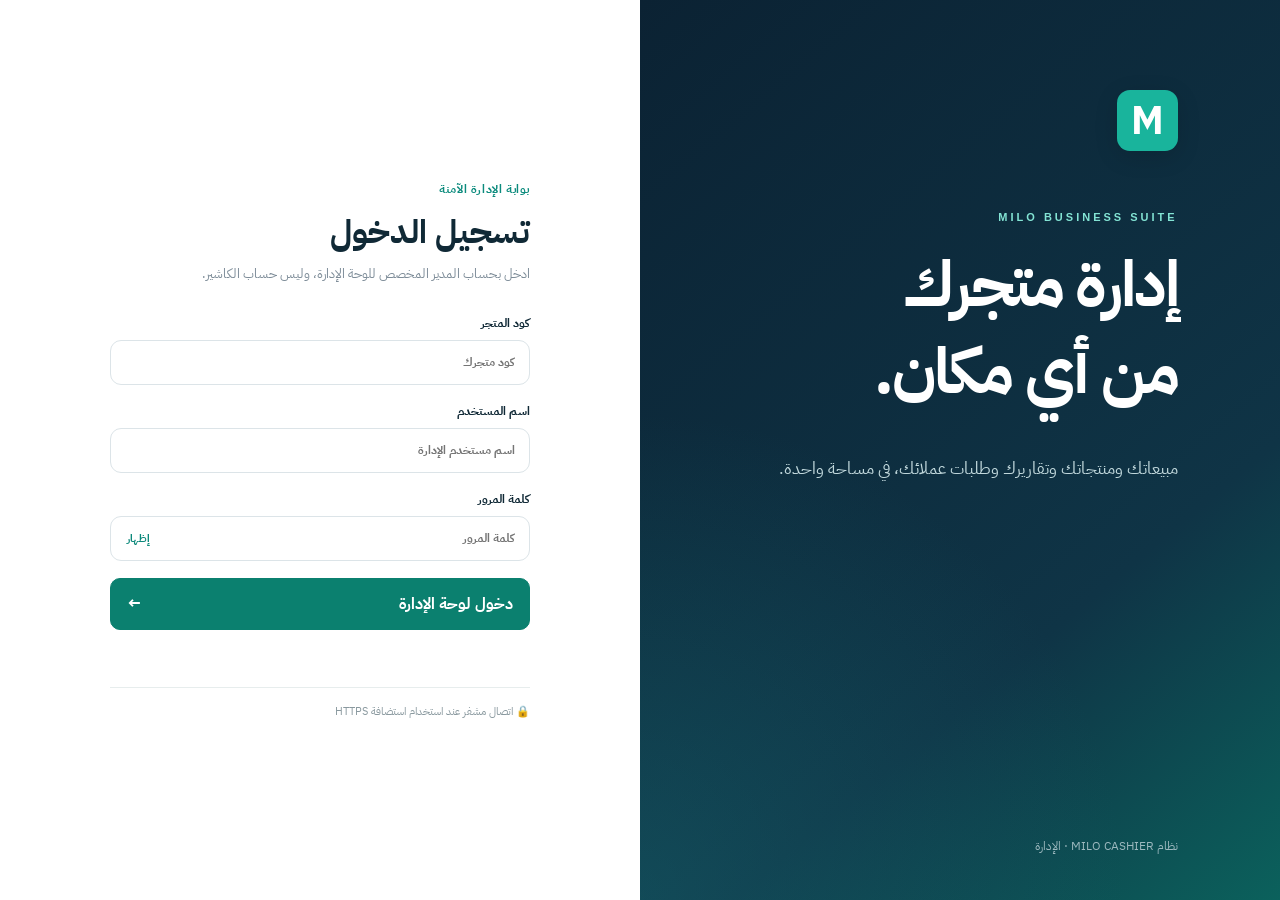
<file: admin.html>
<!doctype html><html lang="ar" dir="rtl"><head><meta charset="utf-8"><meta name="viewport" content="width=device-width,initial-scale=1,viewport-fit=cover"><meta name="theme-color" content="#0a2334"><meta name="description" content="لوحة إدارة MILO CASHIER للمتجر"><title>MILO | الإدارة</title><link rel="icon" href="icons/milo-v17-192.png"><link rel="stylesheet" href="admin.css?v=1"></head><body>
<section id="login" class="auth-screen"><div class="auth-visual"><div class="brand-symbol">M</div><div class="intro-kicker">MILO BUSINESS SUITE</div><h1>إدارة متجرك<br>من أي مكان.</h1><p>مبيعاتك ومنتجاتك وتقاريرك وطلبات عملائك، في مساحة واحدة.</p><div class="auth-foot">نظام MILO CASHIER · الإدارة</div></div><div class="auth-pane"><div class="login-card"><div class="mark">M</div><div class="eyebrow">بوابة الإدارة الآمنة</div><h2>تسجيل الدخول</h2><p>ادخل بحساب المدير المخصص للوحة الإدارة، وليس حساب الكاشير.</p><form id="loginForm"><label>كود المتجر<input id="store" name="store" required autocomplete="organization" placeholder="كود متجرك" spellcheck="false"></label><label>اسم المستخدم<input id="username" name="username" required autocomplete="username" placeholder="اسم مستخدم الإدارة" spellcheck="false"></label><label>كلمة المرور<div class="password-field"><input id="password" type="password" name="password" required autocomplete="current-password" placeholder="كلمة المرور"><button type="button" id="showPassword" aria-label="إظهار كلمة المرور">إظهار</button></div></label><button type="submit" class="primary full" id="loginBtn">دخول لوحة الإدارة <span>←</span></button><div id="authError" class="form-error" role="alert"></div></form><div class="secure-note">🔒 اتصال مشفر عند استخدام استضافة HTTPS</div></div></div></section>
<section id="app" class="app hide"><aside class="side"><div class="side-brand"><div class="brand-symbol">M</div><div><strong>MILO</strong><small>ADMINISTRATION</small></div></div><div class="store-tile"><small>المتجر الحالي</small><strong id="storeName">متجر MILO</strong><span id="adminUser">حساب الإدارة</span></div><nav id="nav" aria-label="أقسام لوحة الإدارة"></nav><div class="side-bottom"><div class="live-dot">لوحة إدارة متصلة</div><button id="logout" class="nav-logout">تسجيل الخروج</button></div></aside><div id="shade" class="shade hide"></div><div class="main"><header class="topbar"><div class="top-right"><button id="menu" class="menu" aria-label="القائمة">☰</button><div><div class="crumb">MILO CASHIER / <span id="crumb">الرئيسية</span></div><h1 id="pageTitle">نظرة عامة</h1></div></div><div class="top-actions"><span id="serverStatus" class="online">متصل</span><button id="refresh" class="iconbtn" title="تحديث البيانات">↻</button><div class="avatar">M</div></div></header><main class="content"><div id="msg" class="global-msg hide" role="status"></div><div id="page"></div></main><footer>© MILO CASHIER · لوحة الإدارة · جميع العمليات حسب صلاحيات حساب المدير</footer></div></section>
<div id="modal" class="modal hide" role="dialog" aria-modal="true" aria-labelledby="modalTitle"><div class="modal-backdrop" data-close="1"></div><div class="modal-card"><div class="modal-header"><div><small>MILO MANAGEMENT</small><h2 id="modalTitle">إضافة</h2></div><button id="closeModal" type="button" aria-label="إغلاق">✕</button></div><div id="modalBody" class="modal-body"></div></div></div>
<script src="admin.js?v=1" defer></script></body></html>
</file>
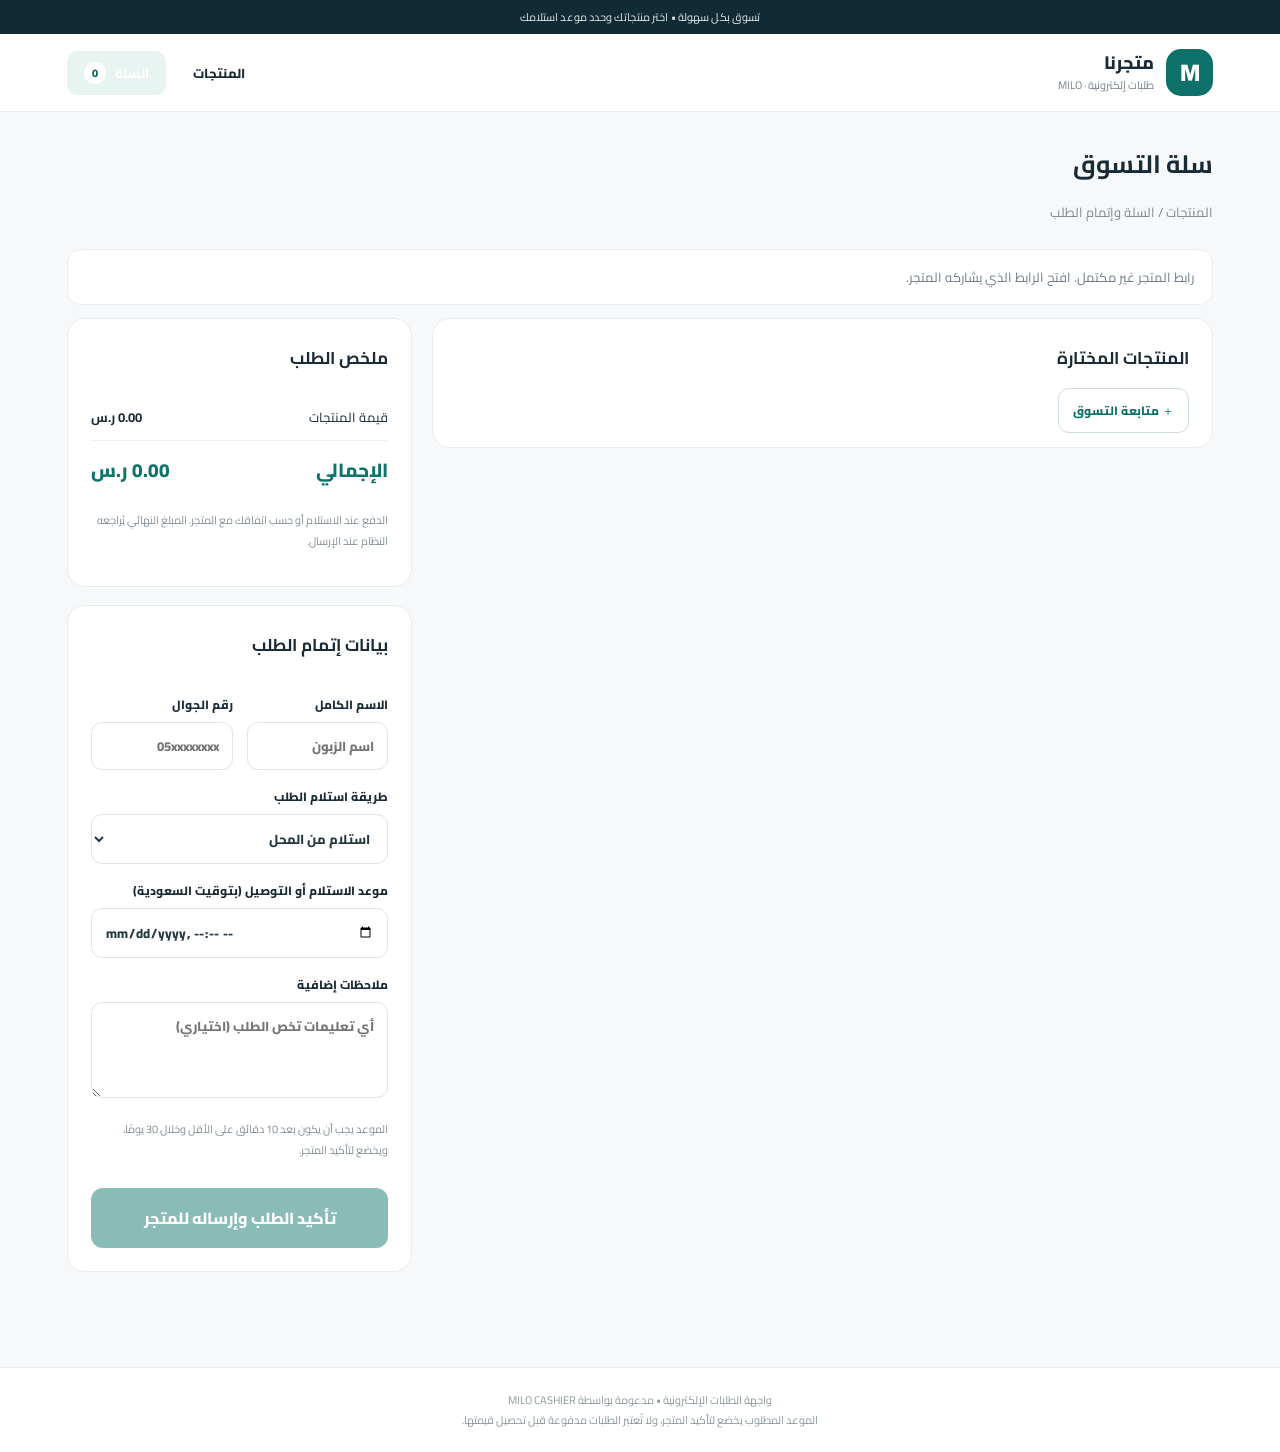
<file: customer-cart.html>
<!doctype html><html lang="ar" dir="rtl"><head><meta charset="utf-8"><meta name="viewport" content="width=device-width,initial-scale=1,viewport-fit=cover"><meta name="theme-color" content="#0b756b"><meta name="description" content="تصفح منتجات المتجر واطلب بسهولة من جوالك"><link rel="stylesheet" href="customer-shop.css?v=2"><title>السلة وإتمام الطلب | MILO</title></head><body data-page="cart"><div class="topline">تسوق بكل سهولة • اختر منتجاتك وحدد موعد استلامك</div><header class="head"><div class="headinner"><a class="brand" data-shoplink href="customer-order.html"><span class="brandmark">M</span><span><div class="brandtitle" data-store>متجرنا</div><div class="brandsub">طلبات إلكترونية · MILO</div></span></a><nav class="nav"><a data-shoplink href="customer-order.html" class="">المنتجات</a><a data-cartlink href="customer-cart.html" class="basket active">السلة <span class="count" data-count>0</span></a></nav></div></header><main class="wrap"><div class="pageheading"><h1>سلة التسوق</h1><p><a data-shoplink href="customer-order.html">المنتجات</a> / السلة وإتمام الطلب</p></div><p id="loading" class="notice" role="status">جارٍ تحميل تفاصيل سلتك...</p><div class="cartlayout"><div><section class="panel"><h2>المنتجات المختارة</h2><div id="cartRows"></div><a class="outline" data-shoplink href="customer-order.html">＋ متابعة التسوق</a></section><section id="confirmation" class="success hidden"><h2>✓ تم إرسال طلبك بنجاح</h2><p>رقم الطلب: <strong id="orderNumber"></strong></p><p>الموعد المطلوب: <strong id="orderTime"></strong></p><p>الحالة: <span id="orderStatus" class="statuspill"></span></p><p class="helper">احتفظ برقم الطلب، والموعد يخضع لتأكيد المتجر.</p><button type="button" class="outline" id="check" disabled>تحديث حالة الطلب</button></section></div><div><section class="panel"><h2>ملخص الطلب</h2><div class="summaryline"><span>قيمة المنتجات</span><strong id="subtotal">0.00 ر.س</strong></div><div class="summaryline total"><span>الإجمالي</span><span id="grandTotal">0.00 ر.س</span></div><p class="helper">الدفع عند الاستلام أو حسب اتفاقك مع المتجر. المبلغ النهائي يُراجعه النظام عند الإرسال.</p></section><section class="panel track"><h2>بيانات إتمام الطلب</h2><form id="orderForm"><div class="formgrid"><label class="formlabel">الاسم الكامل<input class="field" name="customerName" maxlength="100" minlength="2" required autocomplete="name" placeholder="اسم الزبون"></label><label class="formlabel">رقم الجوال<input class="field" name="customerPhone" required inputmode="tel" pattern="[+0-9 ]{8,16}" autocomplete="tel" placeholder="05xxxxxxxx"></label><label class="formlabel full">طريقة استلام الطلب<select class="field" name="fulfillment" id="fulfillment"><option>استلام من المحل</option><option>توصيل</option></select></label><label class="formlabel full hidden" id="addressBlock">عنوان التوصيل<input class="field" name="address" id="addressInput" maxlength="250" placeholder="المدينة، الحي، الشارع"></label><label class="formlabel full">موعد الاستلام أو التوصيل (بتوقيت السعودية)<input class="field" name="requestedTime" id="requestedTime" type="datetime-local" step="300" required></label><label class="formlabel full">ملاحظات إضافية<textarea class="field" name="notes" rows="3" maxlength="500" placeholder="أي تعليمات تخص الطلب (اختياري)"></textarea></label></div><p class="helper">الموعد يجب أن يكون بعد 10 دقائق على الأقل وخلال 30 يومًا، ويخضع لتأكيد المتجر.</p><button class="primary" id="checkout" type="submit" disabled>تأكيد الطلب وإرساله للمتجر</button><div id="message" role="status" aria-live="polite"></div></form></section></div></div></main><footer class="footer">واجهة الطلبات الإلكترونية • مدعومة بواسطة MILO CASHIER<br>الموعد المطلوب يخضع لتأكيد المتجر، ولا تُعتبر الطلبات مدفوعة قبل تحصيل قيمتها.</footer><script src="customer-shop.js?v=2" defer></script></body></html>
</file>
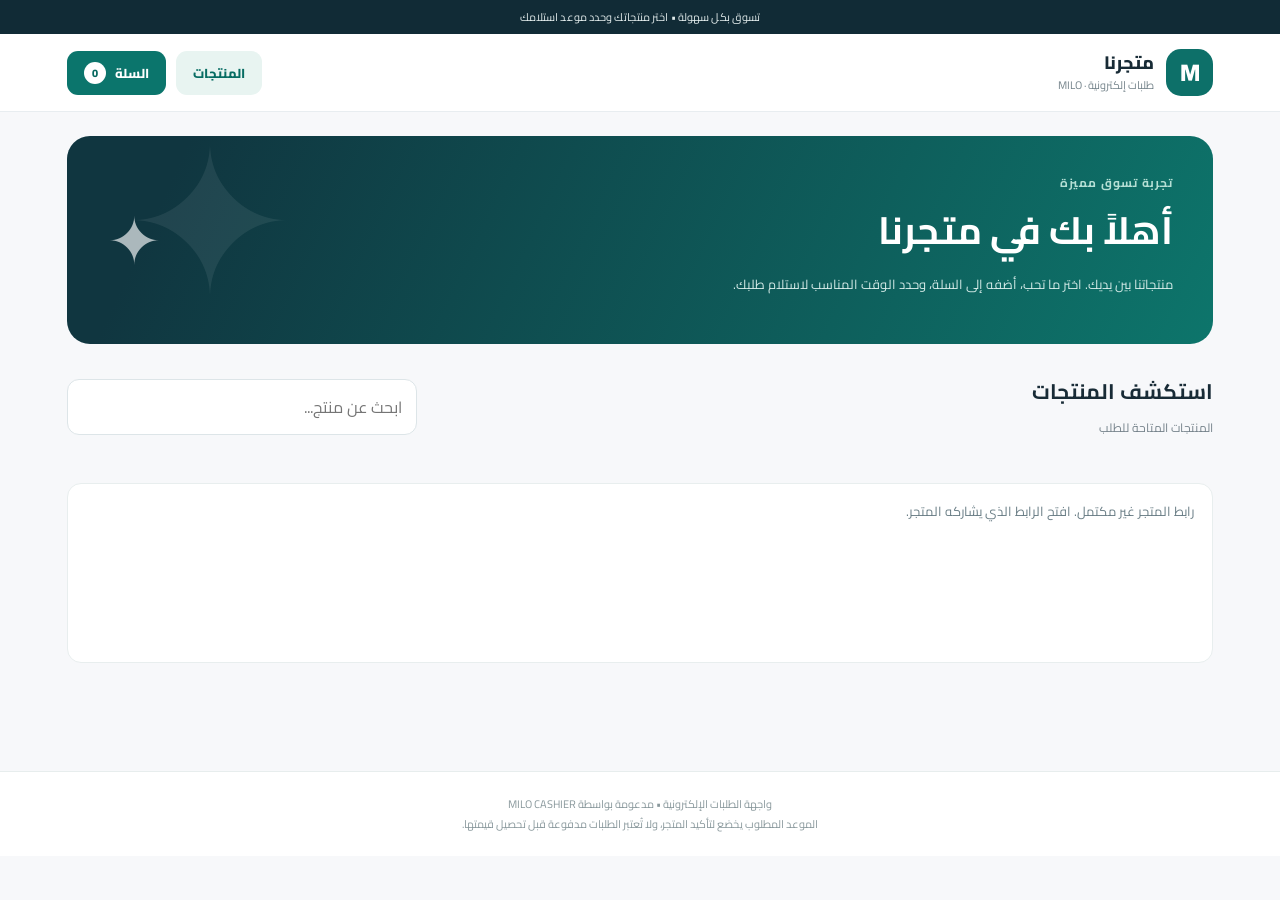
<file: customer-order.html>
<!doctype html><html lang="ar" dir="rtl"><head><meta charset="utf-8"><meta name="viewport" content="width=device-width,initial-scale=1,viewport-fit=cover"><meta name="theme-color" content="#0b756b"><meta name="description" content="تصفح منتجات المتجر واطلب بسهولة من جوالك"><link rel="stylesheet" href="customer-shop.css?v=2"><title>المنتجات | MILO</title></head><body data-page="shop"><div class="topline">تسوق بكل سهولة • اختر منتجاتك وحدد موعد استلامك</div><header class="head"><div class="headinner"><a class="brand" data-shoplink href="customer-order.html"><span class="brandmark">M</span><span><div class="brandtitle" data-store>متجرنا</div><div class="brandsub">طلبات إلكترونية · MILO</div></span></a><nav class="nav"><a data-shoplink href="customer-order.html" class="active">المنتجات</a><a data-cartlink href="customer-cart.html" class="basket ">السلة <span class="count" data-count>0</span></a></nav></div></header><main class="wrap"><section class="hero"><div><div class="eyebrow">تجربة تسوق مميزة</div><h1>أهلاً بك في <span data-store>متجرنا</span></h1><p>منتجاتنا بين يديك. اختر ما تحب، أضفه إلى السلة، وحدد الوقت المناسب لاستلام طلبك.</p></div><span class="heroicon">✦</span></section><section class="toolbar"><div><h2>استكشف المنتجات</h2><span class="sub" id="resultCount">المنتجات المتاحة للطلب</span></div><input id="search" class="search" type="search" placeholder="ابحث عن منتج..." aria-label="البحث في المنتجات"></section><div id="categories" class="categories"></div><p id="loading" class="notice loader" role="status">جارٍ تحميل المنتجات...</p><section id="products" class="grid" aria-label="قائمة المنتجات"></section></main><a id="floating" class="floating hidden" data-cartlink href="customer-cart.html"><span>عرض السلة <span data-count>0</span> منتج</span><span>الانتقال إلى السلة ←</span></a><footer class="footer">واجهة الطلبات الإلكترونية • مدعومة بواسطة MILO CASHIER<br>الموعد المطلوب يخضع لتأكيد المتجر، ولا تُعتبر الطلبات مدفوعة قبل تحصيل قيمتها.</footer><script src="customer-shop.js?v=2" defer></script></body></html>
</file>
<file: admin.css>
@import url('https://fonts.googleapis.com/css2?family=IBM+Plex+Sans+Arabic:wght@400;500;600;700&display=swap');
:root{--ink:#102936;--muted:#7d8c98;--navy:#091e2c;--navy2:#112f3f;--teal:#0c8b7d;--teal-light:#e5f6f1;--bg:#f5f7f8;--line:#e6ebee;--white:#fff;--shadow:0 14px 40px #0d263115}*{box-sizing:border-box}body{margin:0;font-family:'IBM Plex Sans Arabic',Tahoma,Arial,sans-serif;color:var(--ink);background:var(--bg)}button,input,select,textarea{font:inherit}button{cursor:pointer}button:disabled{opacity:.5;cursor:not-allowed}.hide{display:none!important}.auth-screen{min-height:100dvh;display:grid;grid-template-columns:1fr 1fr;background:white}.auth-visual{padding:10vh max(8vw,48px) 45px;background:radial-gradient(circle at 0 100%,#176e7566,transparent 44%),linear-gradient(140deg,#0b2233,#0f3446 68%,#0b615c);color:white;display:flex;flex-direction:column;align-items:flex-start}.brand-symbol{width:44px;height:44px;display:grid;place-items:center;background:#19b49c;border-radius:13px;color:white;font-size:29px;font-weight:800;box-shadow:0 6px 23px #0002}.auth-visual .brand-symbol{width:61px;height:61px;font-size:40px}.intro-kicker{font:700 11px Arial;letter-spacing:3px;color:#83e4d4;margin-top:60px}.auth-visual h1{font-size:clamp(38px,5vw,66px);line-height:1.36;letter-spacing:-2px;margin:19px 0}.auth-visual p{max-width:480px;color:#c1d8dc;font-size:17px;line-height:2}.auth-foot{margin-top:auto;color:#9db9bf;font-size:12px}.auth-pane{display:grid;place-items:center;padding:40px 24px}.login-card{width:min(100%,420px)}.mark{display:none}.eyebrow{font-size:12px;font-weight:700;color:var(--teal);letter-spacing:.6px}.login-card h2{font-size:33px;margin:9px 0 5px}.login-card p{font-size:13px;color:var(--muted);line-height:1.9;margin:0 0 27px}.login-card label,.form-grid label{display:flex;flex-direction:column;gap:8px;font-size:12px;font-weight:700;margin-bottom:17px}.login-card input,.form-grid input,.form-grid select,.form-grid textarea,.toolbar input,.toolbar select{background:#fff;border:1px solid #dce4e8;border-radius:11px;padding:12px 14px;outline:none;width:100%;color:var(--ink);min-height:45px}.login-card input:focus,.form-grid input:focus,.form-grid select:focus,.form-grid textarea:focus,.toolbar input:focus{border-color:#0c9a8b;box-shadow:0 0 0 3px #0c9a8b16}.password-field{position:relative}.password-field input{padding-left:70px}.password-field button{position:absolute;top:3px;bottom:3px;left:4px;border:0;background:transparent;color:#0b887a;font-size:11px;padding:0 13px}.primary{background:#0b806f;border:1px solid #0b806f;color:white;font-weight:700;border-radius:10px;padding:11px 17px}.primary:hover{background:#086758}.full{width:100%;display:flex;justify-content:space-between;align-items:center;padding:13px 16px}.form-error{color:#ba3232;min-height:22px;font-size:12px;margin-top:12px}.secure-note{border-top:1px solid #e7eded;margin-top:23px;padding-top:15px;color:#8a999f;font-size:11px}.app{min-height:100vh;display:flex}.side{position:fixed;right:0;top:0;bottom:0;width:246px;background:var(--navy);color:white;display:flex;flex-direction:column;padding:25px 15px 15px;z-index:10;overflow:auto}.side-brand{display:flex;align-items:center;gap:11px;padding:0 11px 27px}.side-brand strong{display:block;font:900 23px Arial;letter-spacing:2px}.side-brand small{font:700 9px Arial;letter-spacing:1.65px;color:#90bac3}.store-tile{background:#ffffff0d;border:1px solid #ffffff14;border-radius:13px;padding:14px;margin-bottom:18px}.store-tile small,.store-tile span{display:block;color:#8eacb4;font-size:10px}.store-tile strong{display:block;margin:5px 0;font-size:13px}.side nav{flex:1;display:flex;flex-direction:column;gap:3px}.nav-heading{font-size:10px;color:#7795a0;margin:14px 15px 6px}.navitem{border:0;background:transparent;color:#adc3c9;text-align:right;padding:11px 13px;display:flex;align-items:center;gap:12px;border-radius:9px;font-size:12px;font-weight:600}.navitem:hover{background:#ffffff0a}.navitem.active{background:#0d746b;color:#fff}.navicon{width:19px;display:grid;place-items:center;font-size:18px}.side-bottom{border-top:1px solid #ffffff13;padding:17px 10px 6px}.live-dot{font-size:10px;color:#9ab8bb}.live-dot:before{content:'';display:inline-block;width:7px;height:7px;background:#22c89a;border-radius:50%;margin-left:7px}.nav-logout{background:none;border:0;color:#d7e4e6;padding:15px 0 5px;font-size:12px}.main{margin-right:246px;min-width:0;width:calc(100% - 246px)}.topbar{height:88px;display:flex;justify-content:space-between;align-items:center;padding:16px 32px;background:#fff;border-bottom:1px solid var(--line)}.top-right{display:flex;align-items:center;gap:16px}.crumb{font-size:10px;color:#92a1a8;letter-spacing:.5px}.topbar h1{font-size:21px;margin:4px 0}.top-actions{display:flex;gap:15px;align-items:center}.online{font-size:11px;color:#098a70}.online:before{content:'●';margin-left:6px}.online.off{color:#c24646}.iconbtn,.menu{border:1px solid var(--line);width:37px;height:37px;border-radius:10px;background:white;font-size:19px;color:#54717a}.menu{display:none}.avatar{width:38px;height:38px;border-radius:50%;background:#d8eee9;color:#077b70;display:grid;place-items:center;font:800 20px Arial}.content{padding:29px 32px;max-width:1480px;margin:auto}.main footer{font-size:10px;color:#a5b2b6;text-align:center;padding:25px 0}.pageintro{display:flex;justify-content:space-between;align-items:center;gap:15px;margin-bottom:22px}.pageintro h2{font-size:21px;margin:0 0 4px}.pageintro p{color:#85949d;font-size:12px;margin:0}.actions{display:flex;align-items:center;gap:9px;flex-wrap:wrap}.secondary,.outline{background:white;border:1px solid #dbe5e7;border-radius:9px;padding:10px 14px;color:#0d4f53;font-size:12px;font-weight:700}.secondary:hover,.outline:hover{background:#eff9f6}.dateinput,.field-sm{border:1px solid var(--line);background:white;border-radius:9px;padding:10px;color:var(--ink);min-height:38px;max-width:190px}.stat-grid{display:grid;grid-template-columns:repeat(4,minmax(0,1fr));gap:16px;margin:18px 0}.stat{background:white;border:1px solid var(--line);border-radius:16px;padding:22px;position:relative;overflow:hidden}.stat small{display:block;color:#7f939b;font-size:11px;margin-bottom:16px}.stat b{font:800 27px Arial;direction:ltr;display:inline-block}.stat .unit{font-size:11px;color:#a3b3b8}.stat .stat-icon{position:absolute;left:18px;top:21px;background:#edf8f5;border-radius:10px;padding:7px;font-size:19px}.grid2{display:grid;grid-template-columns:minmax(0,1.55fr) minmax(0,1fr);gap:16px}.panel{background:white;border:1px solid var(--line);border-radius:15px;padding:22px;min-width:0;margin-bottom:17px}.panel h3{font-size:14px;margin:0 0 5px}.subtxt{font-size:11px;color:#89979e}.panel-header{display:flex;align-items:center;justify-content:space-between;margin-bottom:19px;gap:9px}.bars{height:228px;display:flex;align-items:flex-end;gap:8px;overflow:hidden;border-bottom:1px solid var(--line);padding-top:25px}.bar-column{height:100%;flex:1;min-width:7px;display:flex;flex-direction:column;justify-content:flex-end;align-items:center;gap:6px}.bar{width:min(100%,28px);min-height:3px;background:linear-gradient(#0c9c8b,#17657b);border-radius:5px 5px 0 0}.bar-column small{font:10px Arial;color:#9cadb3;height:13px}.empty{color:#98a7ad;text-align:center;padding:45px 15px;font-size:13px}.line-row{display:flex;justify-content:space-between;align-items:center;padding:14px 0;border-bottom:1px solid #edf0f1;gap:7px;font-size:12px}.line-row:last-child{border:0}.pill{display:inline-block;background:#e8f8f2;color:#08796b;border-radius:30px;padding:4px 10px;font-size:10px;font-weight:700}.pill.warn{background:#fff4df;color:#ad7519}.pill.gray{background:#eef1f4;color:#6a7d87}.toolbar{display:flex;align-items:center;gap:10px;justify-content:space-between;flex-wrap:wrap;margin-bottom:17px}.toolbar input{max-width:310px}.table-wrap{overflow-x:auto;border:1px solid var(--line);border-radius:13px;background:white}.table{width:100%;border-collapse:collapse;min-width:610px}.table th{text-align:right;padding:14px 17px;color:#899ca4;background:#fafbfc;font-size:11px;font-weight:700;border-bottom:1px solid var(--line)}.table td{padding:13px 17px;border-bottom:1px solid #f0f3f4;font-size:12px}.table tr:last-child td{border-bottom:0}.table tr:hover td{background:#fcfdfd}.table .num{font:700 12px Arial;direction:ltr;white-space:nowrap}.table .ghostbtn{border:1px solid #dce8e7;color:#0d887e;background:#fff;border-radius:8px;padding:7px 12px;font-size:11px}.product-mini{display:flex;align-items:center;gap:11px;min-width:190px}.product-thumb{width:41px;height:41px;border-radius:10px;background:#f2f5f5;object-fit:cover;display:grid;place-items:center;color:#819197}.product-mini b{font-size:12px}.product-mini small{display:block;color:#95a3a8;font-size:10px}.global-msg{padding:13px 15px;background:#e8f7f0;border:1px solid #c7e7d9;color:#166e56;border-radius:10px;margin-bottom:16px;font-size:12px}.global-msg.bad{background:#fff0f0;border-color:#f3d4d4;color:#a52c36}.modal{position:fixed;inset:0;z-index:100;display:grid;place-items:center;padding:16px}.modal-backdrop{position:absolute;inset:0;background:#0b2235aa}.modal-card{position:relative;background:#fff;border-radius:18px;width:min(650px,100%);max-height:92dvh;overflow:auto;box-shadow:var(--shadow)}.modal-header{padding:19px 23px;display:flex;justify-content:space-between;align-items:center;border-bottom:1px solid var(--line)}.modal-header h2{font-size:19px;margin:4px 0}.modal-header small{color:var(--teal);font:700 9px Arial;letter-spacing:1px}#closeModal{border:0;background:#f2f5f5;width:32px;height:32px;border-radius:9px;color:#5e7078}.modal-body{padding:23px}.form-grid{display:grid;grid-template-columns:1fr 1fr;gap:0 14px}.form-grid .wide{grid-column:1/-1}.form-grid label{margin-bottom:13px}.form-grid textarea{min-height:88px}.form-actions{display:flex;justify-content:flex-end;gap:10px;margin-top:12px}.note{background:#f6faf9;padding:12px;border:1px solid #deece7;border-radius:9px;font-size:11px;color:#667b80}.shade{display:none}.order-card{background:#fff;border:1px solid var(--line);padding:20px;border-radius:14px}.orders-grid{display:grid;grid-template-columns:repeat(2,minmax(0,1fr));gap:15px}.order-card .meta{color:#7e9299;font-size:11px}.order-card h3{margin:0 0 7px}.order-head{display:flex;justify-content:space-between}.order-lines{border-top:1px dashed #d9e4e5;border-bottom:1px dashed #d9e4e5;margin:15px 0;padding:8px 0}.order-lines div{display:flex;justify-content:space-between;padding:4px 0;font-size:11px}.order-card select{width:100%;border:1px solid #dce6e8;border-radius:8px;padding:10px;background:#fff}.small-help{color:#a6b3b9;font-size:11px;margin:5px 0 0}.section-stats{display:flex;gap:12px;flex-wrap:wrap;margin:0 0 17px}.section-stats span{background:white;border:1px solid var(--line);padding:11px 15px;border-radius:10px;font-size:11px}.section-stats b{margin-right:8px}.wide-only{width:100%}@media(max-width:1100px){.stat-grid{grid-template-columns:repeat(2,1fr)}.grid2{grid-template-columns:1fr}}@media(max-width:800px){.auth-screen{grid-template-columns:1fr}.auth-visual{display:none}.auth-pane{min-height:100dvh;background:linear-gradient(155deg,#f0faf6,#fff 40%)}.mark{display:grid;place-items:center;width:57px;height:57px;background:#0b806f;color:white;border-radius:13px;font:bold 33px Arial;margin-bottom:23px}.side{transform:translateX(100%);transition:transform .2s;width:min(280px,85vw)}.side.open{transform:translateX(0)}.shade:not(.hide){display:block;position:fixed;inset:0;background:#031a2c88;z-index:9}.main{margin-right:0;width:100%}.menu{display:block}.topbar{height:75px;padding:12px 17px}.topbar h1{font-size:17px}.crumb{font-size:9px}.content{padding:19px 14px}.stat-grid{gap:10px}.stat{padding:15px}.stat b{font-size:22px}.stat small{margin-bottom:14px}.panel{padding:16px}.orders-grid{grid-template-columns:1fr}.auth-pane{padding:25px}.form-grid{grid-template-columns:1fr}.top-actions{gap:8px}.avatar{display:none}.pageintro{align-items:flex-start;flex-direction:column}.pageintro h2{font-size:18px}}@media(max-width:420px){.stat-grid{grid-template-columns:repeat(2,minmax(0,1fr))}.stat b{font-size:19px}.stat-icon{display:none}.dateinput{max-width:145px}}
</file>
<file: customer-shop.css>
@import url('https://fonts.googleapis.com/css2?family=Cairo:wght@400;500;600;700;800&display=swap');
:root{font-family:Cairo,Tahoma,sans-serif;background:#f7f8fa;color:#182b36;font-synthesis:none}*{box-sizing:border-box}body{margin:0;min-height:100vh}button,input,textarea,select{font:inherit}button{cursor:pointer}a{text-decoration:none;color:inherit}.topline{background:#112b36;color:#e3ecec;text-align:center;padding:7px 12px;font-size:11px;letter-spacing:.1px}.head{background:white;border-bottom:1px solid #e8edf0;position:sticky;top:0;z-index:20}.headinner{max-width:1190px;margin:auto;padding:15px 22px;display:flex;align-items:center;justify-content:space-between;gap:20px}.brand{display:flex;align-items:center;gap:12px;min-width:0}.brandmark{background:#0d7069;color:white;width:47px;height:47px;display:grid;place-items:center;border-radius:15px;font-size:24px;font-weight:800;flex-shrink:0}.brandtitle{font-size:18px;font-weight:800;line-height:1.4;white-space:nowrap;overflow:hidden;text-overflow:ellipsis}.brandsub{font-size:11px;color:#75848b}.nav{display:flex;align-items:center;gap:10px}.nav a{padding:10px 17px;border-radius:11px;font-size:13px;font-weight:800}.nav a.active{background:#e8f4f1;color:#076c63}.nav a:hover{background:#f1f5f5}.nav .basket{background:#0b756c;color:white!important;display:flex;gap:9px;align-items:center}.count{display:inline-flex;align-items:center;justify-content:center;background:white;color:#06685f;width:22px;height:22px;border-radius:50%;font-size:11px}.wrap{max-width:1190px;margin:auto;padding:24px 22px 95px}.hero{background:linear-gradient(115deg,#103640 10%,#0d756b 100%);color:white;border-radius:23px;padding:35px 40px;display:flex;align-items:center;justify-content:space-between;gap:18px;overflow:hidden;position:relative}.hero:after{content:'✦';font-size:205px;position:absolute;left:5%;top:-108px;color:#ffffff13}.hero .eyebrow{font-size:12px;font-weight:700;letter-spacing:1px;color:#b5dfd5}.hero h1{font-size:clamp(24px,3.5vw,38px);margin:8px 0;line-height:1.5}.hero p{font-size:13px;color:#d5ebe8;max-width:570px}.heroicon{font-size:65px;filter:grayscale(1) brightness(4);opacity:.65}.toolbar{display:flex;align-items:center;justify-content:space-between;gap:14px;margin:28px 0 16px}.toolbar h2{margin:0;font-size:21px}.sub{font-size:12px;color:#75828a}.search{background:white;border:1px solid #dde5e8;border-radius:12px;padding:12px 14px;min-width:250px;max-width:350px;width:100%;outline:0}.search:focus,.field:focus{border-color:#0c8276;box-shadow:0 0 0 3px #0a837516}.categories{display:flex;gap:8px;overflow:auto;padding:0 0 13px}.chip{border:1px solid #dce6e7;background:white;color:#4e6469;border-radius:30px;padding:8px 18px;white-space:nowrap;font-size:12px;font-weight:800}.chip.active{background:#0d756b;color:#fff;border-color:#0d756b}.grid{display:grid;grid-template-columns:repeat(4,minmax(0,1fr));gap:17px}.item{background:white;border:1px solid #e8eef0;border-radius:18px;overflow:hidden;display:flex;flex-direction:column;transition:transform .15s,box-shadow .15s}.item:hover{transform:translateY(-3px);box-shadow:0 9px 23px #173a4512}.photo{height:170px;background:linear-gradient(135deg,#eef6f3,#f7f9f9);display:grid;place-items:center;overflow:hidden;color:#84aaa3;font-size:45px}.photo img{width:100%;height:100%;object-fit:cover}.itembody{padding:15px;display:flex;flex-direction:column;flex:1}.cat{font-size:10px;color:#0a7770;font-weight:800}.item h3{font-size:15px;margin:5px 0;min-height:43px;line-height:1.6}.desc{font-size:11px;color:#7e8e94;min-height:31px;margin:0 0 13px}.itembottom{margin-top:auto;display:flex;align-items:center;justify-content:space-between;gap:8px}.price{color:#0c716b;font-size:17px;font-weight:800;white-space:nowrap}.price small{font-size:11px}.add{border:0;background:#0d756b;color:white;border-radius:10px;padding:9px 12px;font-size:12px;font-weight:800;white-space:nowrap}.add:active{transform:scale(.97)}.add:disabled,.primary:disabled{opacity:.48;cursor:not-allowed}.notice{padding:15px 18px;background:#fff;border:1px solid #e8eeee;border-radius:14px;color:#697d85;font-size:13px}.footer{border-top:1px solid #e7eded;padding:22px;text-align:center;color:#89989c;font-size:11px;background:white}.pageheading{margin:4px 0 25px}.pageheading h1{margin:0;font-size:25px}.pageheading p{color:#7c898d;font-size:13px}.cartlayout{display:grid;grid-template-columns:minmax(0,1fr) 345px;gap:20px;align-items:start}.panel{background:white;border:1px solid #e7ecee;border-radius:18px;padding:23px}.panel h2{font-size:17px;margin:0 0 20px}.cartrow{display:grid;grid-template-columns:58px 1fr auto auto;align-items:center;gap:12px;border-bottom:1px solid #edf0f1;padding:15px 0}.cartrow:last-child{border-bottom:0}.thumb{width:58px;height:58px;object-fit:cover;background:#eaf3f1;border-radius:10px;display:grid;place-items:center;color:#699e94}.rowname{font-size:14px;font-weight:800}.rowprice{font-size:12px;color:#7d9097}.quantity{display:flex;align-items:center;gap:12px;background:#f3f7f6;border-radius:10px;padding:3px}.quantity button{background:white;border:0;width:30px;height:30px;border-radius:8px;color:#0c756a;font-weight:800}.quantity span{font-size:13px;min-width:12px;text-align:center;font-weight:800}.remove{color:#b34d52;border:0;background:transparent;font-size:12px}.field{border:1px solid #dbe5e7;border-radius:11px;padding:11px 13px;width:100%;background:white;color:#233943;outline:none;margin-top:6px;font-size:13px}.formgrid{display:grid;grid-template-columns:1fr 1fr;gap:0 14px}.formlabel{font-weight:800;font-size:12px;display:block;margin:12px 0 3px}.formlabel.full{grid-column:1/-1}.summaryline{display:flex;justify-content:space-between;gap:15px;padding:11px 0;font-size:13px;border-bottom:1px solid #eef2f1}.summaryline.total{font-size:19px;font-weight:800;color:#0c756b;border-bottom:0}.primary{background:#0b756b;border:0;color:white;border-radius:12px;padding:15px 17px;font-weight:800;width:100%;margin-top:16px}.outline{background:white;border:1px solid #cbdedb;color:#0b7168;border-radius:11px;padding:10px 14px;font-weight:800;font-size:12px}.helper{font-size:11px;color:#819096;line-height:1.9}.alert{border-radius:11px;padding:13px 14px;font-size:13px;margin:13px 0}.alert.ok{background:#e5f6ed;color:#176c4d}.alert.error{background:#fff0ef;color:#ae3831}.hidden{display:none!important}.empty{text-align:center;padding:50px 18px;color:#7e9396}.empty .emoj{font-size:48px}.empty h3{color:#263d43}.floating{display:none}.success{border:1px solid #d8eddf;border-radius:17px;background:#f1fbf5;padding:18px;margin-top:16px}.success strong{color:#17644b}.track{margin-top:18px}.loader{min-height:180px}.statuspill{background:#e8f3ef;color:#086b61;border-radius:99px;padding:5px 12px;font-size:12px;font-weight:800;display:inline-block;margin-top:9px}@media(max-width:1000px){.grid{grid-template-columns:repeat(3,1fr)}}@media(max-width:760px){.topline{font-size:10px}.headinner{padding:11px 14px}.brandmark{width:39px;height:39px;border-radius:12px;font-size:20px}.brandtitle{font-size:14px}.brandsub{font-size:10px}.nav{gap:1px}.nav a{padding:9px 11px;font-size:11px}.wrap{padding:16px 13px 95px}.hero{padding:25px 21px;border-radius:17px}.heroicon{display:none}.toolbar{display:block;margin:23px 0 14px}.toolbar h2{font-size:19px;margin-bottom:14px}.search{max-width:none}.grid{grid-template-columns:repeat(2,minmax(0,1fr));gap:10px}.photo{height:137px}.itembody{padding:11px}.item h3{font-size:13px;min-height:39px}.desc{font-size:10px}.itembottom{align-items:stretch;flex-direction:column}.price{font-size:16px}.add{width:100%;padding:10px 8px}.cartlayout{grid-template-columns:1fr}.panel{padding:16px}.formgrid{grid-template-columns:1fr 1fr}.cartrow{grid-template-columns:47px 1fr auto;gap:9px}.thumb{width:47px;height:47px}.cartrow .remove{grid-column:3}.rowname{font-size:12px}.floating{position:fixed;bottom:15px;left:15px;right:15px;display:flex;justify-content:space-between;align-items:center;padding:13px 17px;border-radius:14px;background:#0b756b;color:white;box-shadow:0 9px 25px #0b756b45;z-index:15;font-size:13px;font-weight:800}}@media(max-width:365px){.formgrid{grid-template-columns:1fr}.formlabel.full{grid-column:1}.nav a{padding:8px}}
</file>
